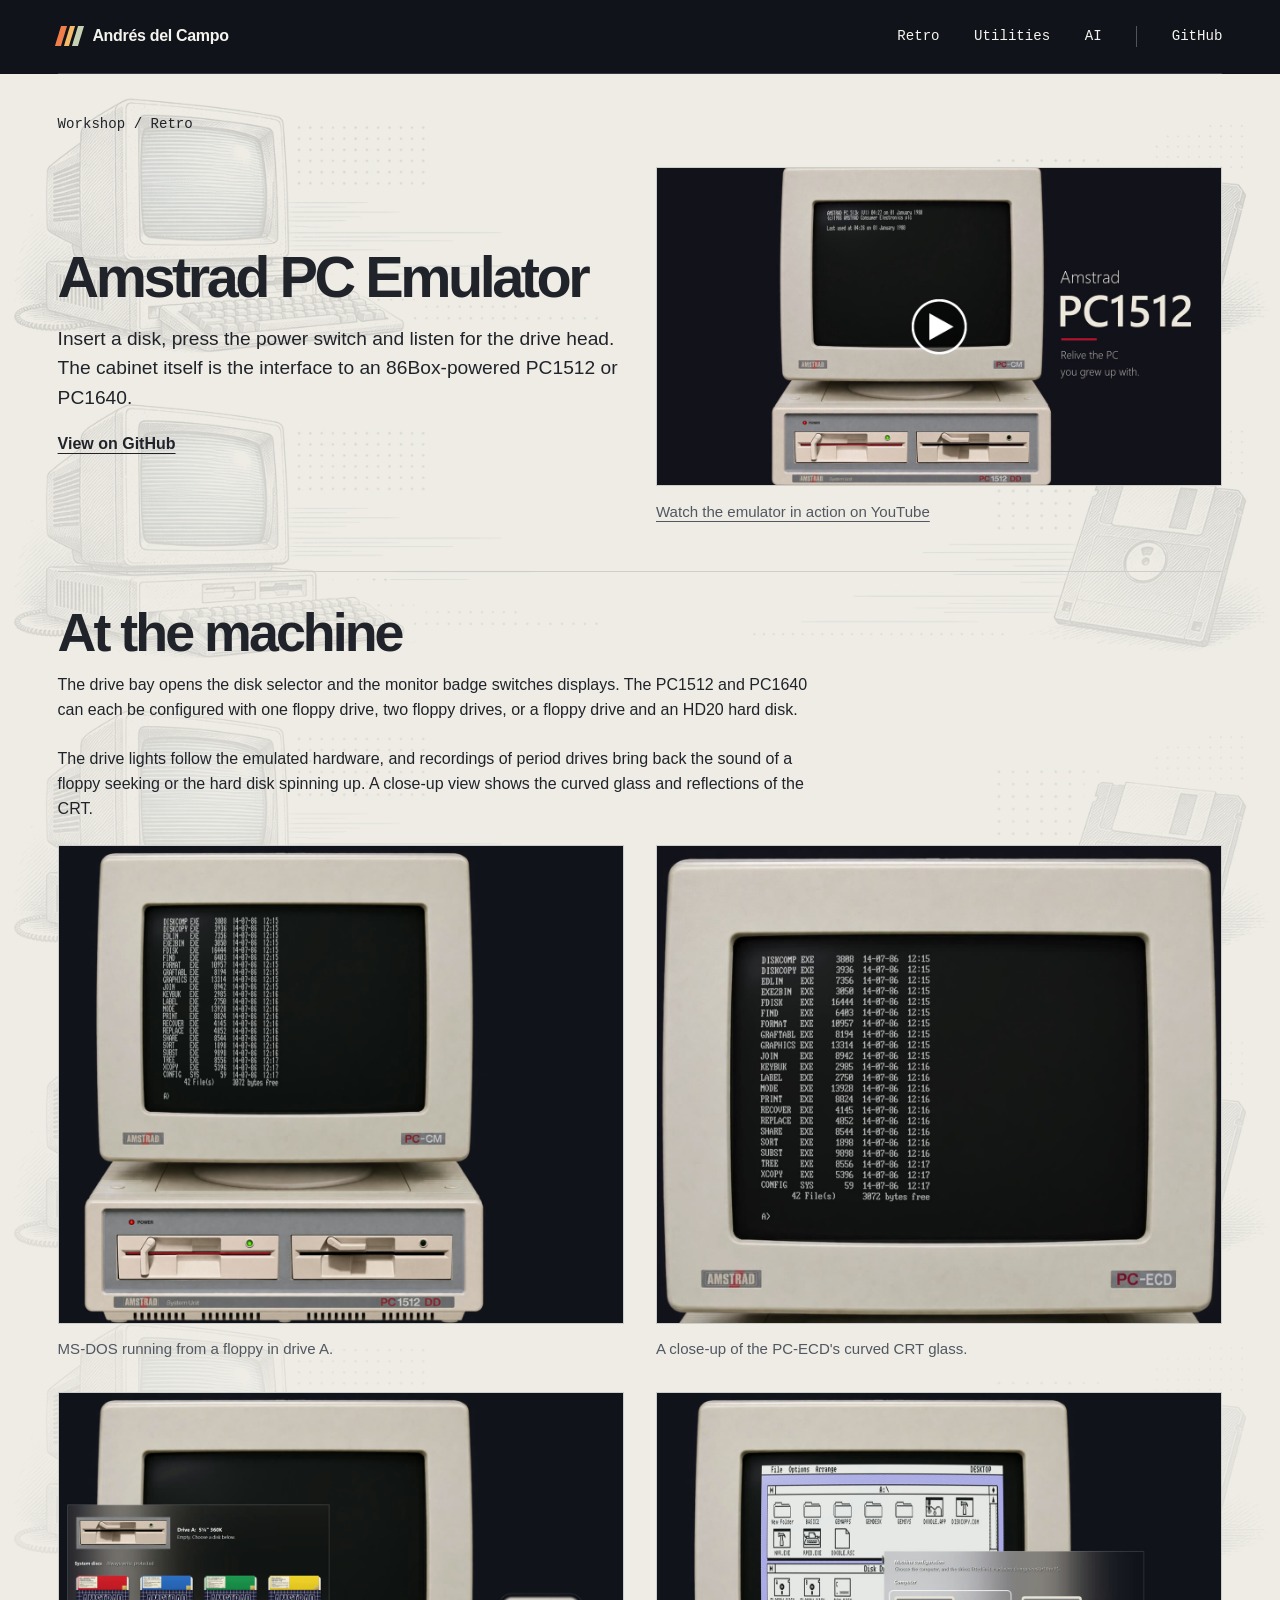
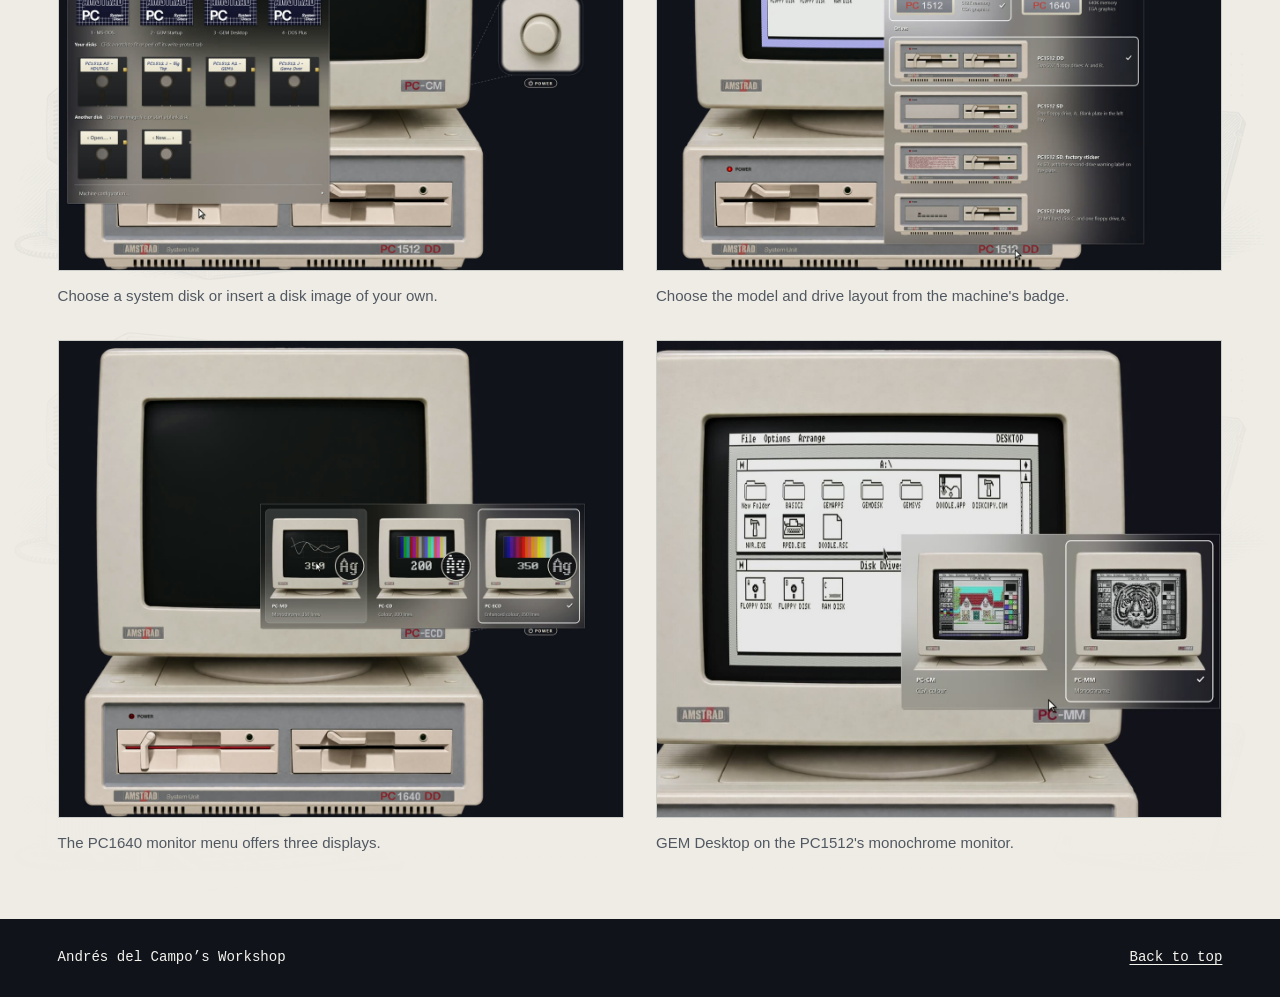
<file: amstrad.html>
<!doctype html>
<html lang="en">
<head>
  <meta charset="utf-8">
  <meta name="viewport" content="width=device-width, initial-scale=1">
  <meta name="description" content="Revisit the Amstrad PC1512 and PC1640 through a cabinet interface built around 86Box.">
  <meta name="theme-color" content="#10131a">
  <title>Amstrad PC Emulator · Andrés del Campo</title>
  <link rel="stylesheet" href="workshop.css">
</head>
<body>
  <a class="skip" href="#main">Skip to content</a>
  <header><div class="wrap top"><a class="brand" href="index.html"><span class="mark" aria-hidden="true"><i></i><i></i><i></i></span>Andrés del Campo</a>
    <nav aria-label="Main navigation"><a href="index.html#retro">Retro</a><a href="index.html#utilities">Utilities</a><a href="index.html#ai">AI</a><a class="github" href="https://github.com/andresdelcampo">GitHub</a></nav>
  </div></header>
  <main id="main" class="watermarked watermark-retro"><div class="wrap detail"><a class="back" href="index.html#retro">Workshop / Retro</a>
  <section class="detail-intro"><div><h1>Amstrad PC Emulator</h1><p class="lead">Insert a disk, press the power switch and listen for the drive head. The cabinet itself is the interface to an 86Box-powered PC1512 or PC1640.</p><a class="action" href="https://github.com/andresdelcampo/AmstradPCEmu">View on GitHub</a></div>
  <figure><a href="https://www.youtube.com/watch?v=LJkakRkrZ3I"><img src="assets/amstrad-video.jpg" alt="Watch the Amstrad PC Emulator demonstration on YouTube"></a><figcaption><a href="https://www.youtube.com/watch?v=LJkakRkrZ3I">Watch the emulator in action on YouTube</a></figcaption></figure></section>
  <section class="gallery"><h2>At the machine</h2><p>The drive bay opens the disk selector and the monitor badge switches displays. The PC1512 and PC1640 can each be configured with one floppy drive, two floppy drives, or a floppy drive and an HD20 hard disk.</p>
  <p>The drive lights follow the emulated hardware, and recordings of period drives bring back the sound of a floppy seeking or the hard disk spinning up. A close-up view shows the curved glass and reflections of the CRT.</p>
  <div class="pair">
    <figure>
      <a href="assets/amstrad-dos.jpg"><img src="assets/amstrad-dos.jpg" alt="MS-DOS directory listing on the Amstrad with drive A's light on" width="1280" height="1080" loading="lazy"></a>
      <figcaption>MS-DOS running from a floppy in drive A.</figcaption>
    </figure>
    <figure>
      <a href="assets/amstrad-zoom.jpg"><img src="assets/amstrad-zoom.jpg" alt="Close-up of glowing DOS text behind the curved glass of the PC-ECD monitor" width="1280" height="1080" loading="lazy"></a>
      <figcaption>A close-up of the PC-ECD's curved CRT glass.</figcaption>
    </figure>
    <figure>
      <a href="assets/amstrad-disks.jpg"><img src="assets/amstrad-disks.jpg" alt="Disk selection menu at the Amstrad drive bay" width="1280" height="1080" loading="lazy"></a>
      <figcaption>Choose a system disk or insert a disk image of your own.</figcaption>
    </figure>
    <figure>
      <a href="assets/amstrad-config.jpg"><img src="assets/amstrad-config.jpg" alt="Machine menu with PC1512 and PC1640 options and three drive layouts" width="1280" height="1080" loading="lazy"></a>
      <figcaption>Choose the model and drive layout from the machine's badge.</figcaption>
    </figure>
    <figure>
      <a href="assets/amstrad-monitor.jpg"><img src="assets/amstrad-monitor.jpg" alt="PC1640 monitor menu showing PC-MD, PC-CD, and PC-ECD options" width="1280" height="1080" loading="lazy"></a>
      <figcaption>The PC1640 monitor menu offers three displays.</figcaption>
    </figure>
    <figure>
      <a href="assets/amstrad-gem.jpg"><img src="assets/amstrad-gem.jpg" alt="GEM Desktop on the PC1512 with its monochrome monitor selected" width="1280" height="1080" loading="lazy"></a>
      <figcaption>GEM Desktop on the PC1512's monochrome monitor.</figcaption>
    </figure>
  </div></section></div></main>
  <footer><div class="wrap end"><span>Andrés del Campo’s Workshop</span><a href="#main">Back to top</a></div></footer>
</body>
</html>
</file>
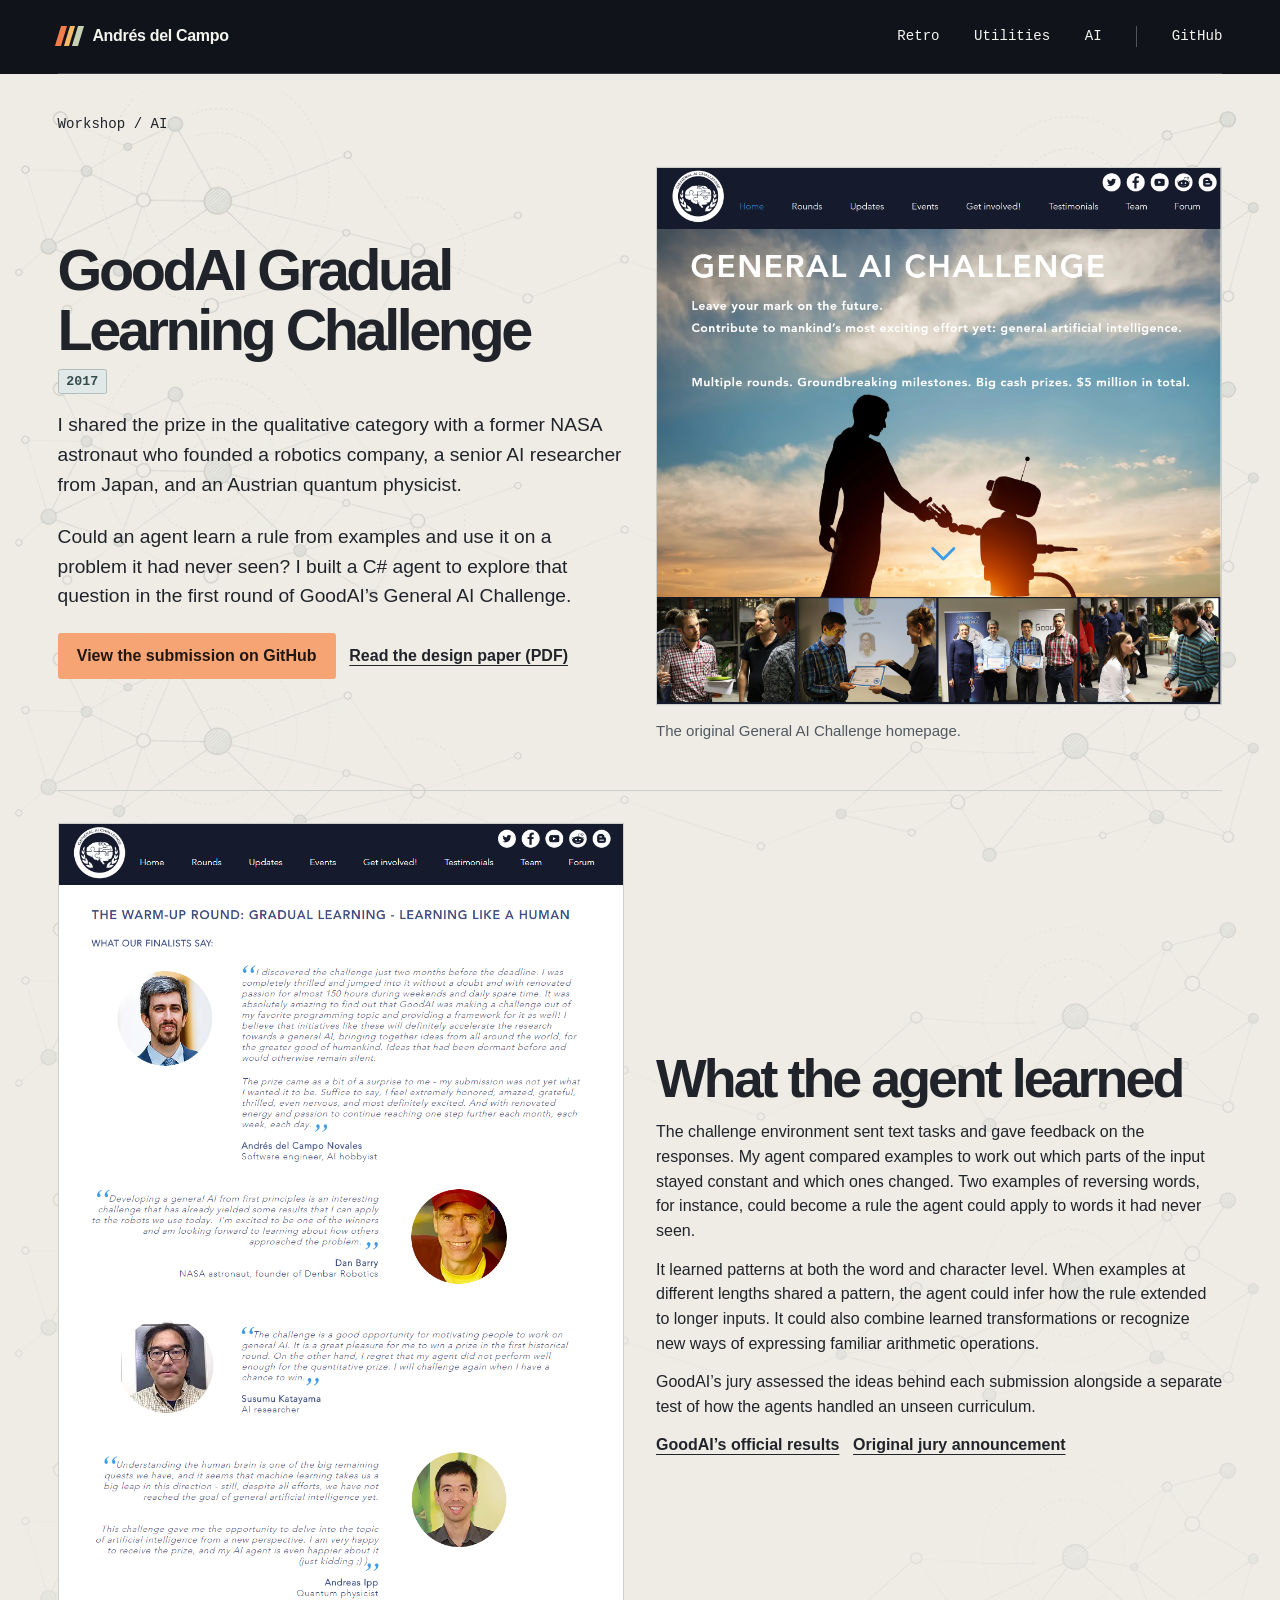
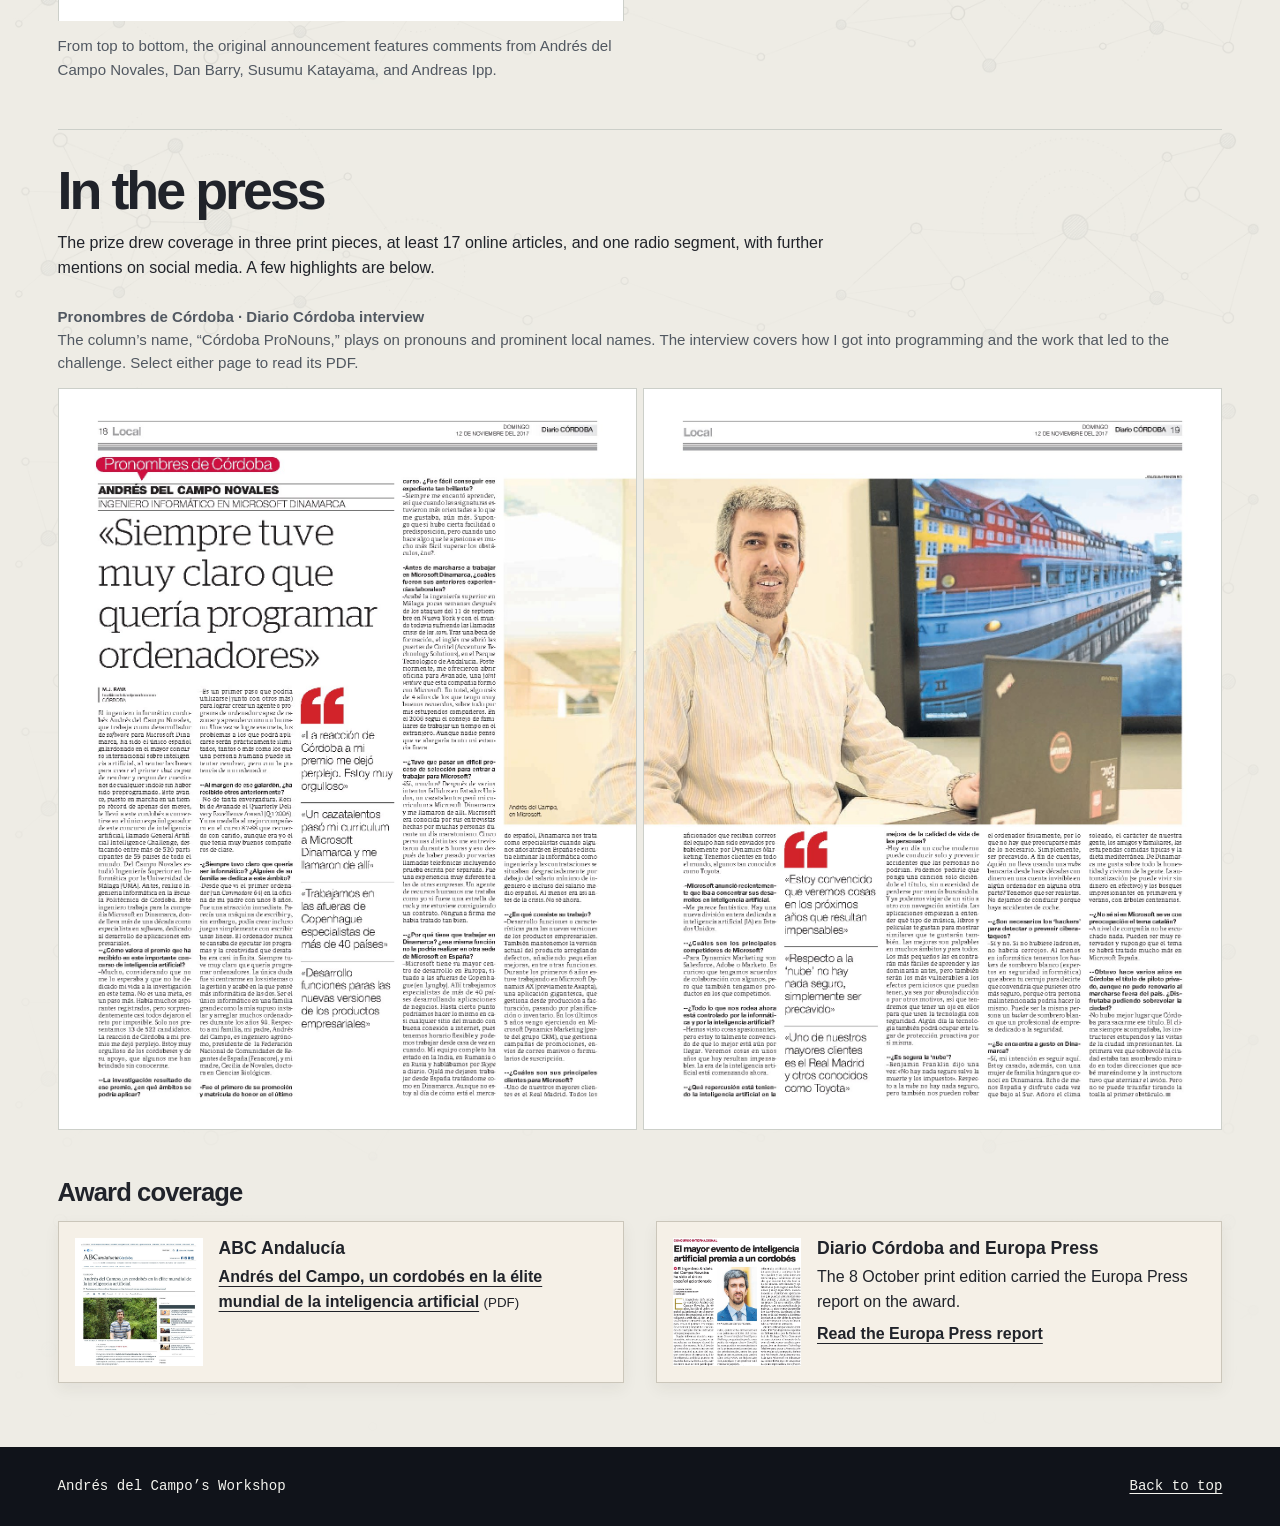
<file: goodai.html>
<!doctype html>
<html lang="en">
<head>
  <meta charset="utf-8">
  <meta name="viewport" content="width=device-width, initial-scale=1">
  <meta name="description" content="Andrés del Campo’s C# agent for GoodAI’s 2017 Gradual Learning round, with the original submission, award results, and press coverage.">
  <meta name="theme-color" content="#10131a">
  <title>GoodAI Gradual Learning Challenge · Andrés del Campo</title>
  <link rel="stylesheet" href="workshop.css">
</head>
<body>
  <a class="skip" href="#main">Skip to content</a>
  <header><div class="wrap top">
    <a class="brand" href="index.html"><span class="mark" aria-hidden="true"><i></i><i></i><i></i></span>Andrés del Campo</a>
    <nav aria-label="Main navigation"><a href="index.html#retro">Retro</a><a href="index.html#utilities">Utilities</a><a href="index.html#ai">AI</a><a class="github" href="https://github.com/andresdelcampo">GitHub</a></nav>
  </div></header>
  <main id="main" class="watermarked watermark-ai"><div class="wrap detail">
    <a class="back" href="index.html#ai">Workshop / AI</a>
    <section class="detail-intro">
      <div>
        <div class="project-title"><h1>GoodAI Gradual Learning Challenge</h1><time class="status year" datetime="2017">2017</time></div>
        <p class="lead">I shared the prize in the qualitative category with a former NASA astronaut who founded a robotics company, a senior AI researcher from Japan, and an Austrian quantum physicist.</p>
        <p class="lead">Could an agent learn a rule from examples and use it on a problem it had never seen? I built a C# agent to explore that question in the first round of GoodAI’s General AI Challenge.</p>
        <div class="project-links">
          <a class="button" href="https://github.com/andresdelcampo/aichallenge1">View the submission on GitHub</a>
          <a class="action" href="assets/goodai-submission.pdf">Read the design paper (PDF)</a>
        </div>
      </div>
      <figure>
        <a href="assets/goodai-challenge-home.png"><img src="assets/goodai-challenge-home.png" alt="The original General AI Challenge homepage" width="1974" height="1876"></a>
        <figcaption>The original General AI Challenge homepage.</figcaption>
      </figure>
    </section>
    <section class="gallery detail-intro goodai-results" aria-labelledby="goodai-results">
      <div class="feature-description">
        <h2 id="goodai-results">What the agent learned</h2>
        <p>The challenge environment sent text tasks and gave feedback on the responses. My agent compared examples to work out which parts of the input stayed constant and which ones changed. Two examples of reversing words, for instance, could become a rule the agent could apply to words it had never seen.</p>
        <p>It learned patterns at both the word and character level. When examples at different lengths shared a pattern, the agent could infer how the rule extended to longer inputs. It could also combine learned transformations or recognize new ways of expressing familiar arithmetic operations.</p>
        <p>GoodAI’s jury assessed the ideas behind each submission alongside a separate test of how the agents handled an unseen curriculum.</p>
        <div class="project-links press-links">
          <a class="action" href="https://www.goodai.com/research/ai-challenge/round-results/">GoodAI’s official results</a>
          <a class="action" href="https://blog.marekrosa.org/2017/09/results-and-evaluation-for-gradual_30/">Original jury announcement</a>
        </div>
      </div>
      <figure>
        <a class="finalists-preview" href="assets/goodai-finalists.png" aria-label="View the full archived results screenshot"><img src="assets/goodai-finalists.png" alt="The original results page with portraits and comments from all four finalists" width="1001" height="2154" loading="lazy"></a>
        <figcaption>From top to bottom, the original announcement features comments from Andrés del Campo Novales, Dan Barry, Susumu Katayama, and Andreas Ipp.</figcaption>
      </figure>
    </section>
    <section class="gallery" aria-labelledby="goodai-press">
      <h2 id="goodai-press">In the press</h2>
      <p>The prize drew coverage in three print pieces, at least 17 online articles, and one radio segment, with further mentions on social media. A few highlights are below.</p>
      <figure class="interview">
        <figcaption><strong>Pronombres de Córdoba · Diario Córdoba interview</strong><br>The column’s name, “Córdoba ProNouns,” plays on pronouns and prominent local names. The interview covers how I got into programming and the work that led to the challenge. Select either page to read its PDF.</figcaption>
        <div class="interview-spread">
          <a href="assets/goodai-interview-page-1.pdf" aria-label="Read page 1 of the Diario Córdoba interview (PDF)"><img src="assets/goodai-interview-page-1.jpg" alt="First page of the Diario Córdoba interview with Andrés del Campo" width="1308" height="1675" loading="lazy"></a>
          <a href="assets/goodai-interview-page-2.pdf" aria-label="Read page 2 of the Diario Córdoba interview (PDF)"><img src="assets/goodai-interview-page-2.jpg" alt="Second page of the Diario Córdoba interview with Andrés del Campo" width="1308" height="1675" loading="lazy"></a>
        </div>
      </figure>
      <h3>Award coverage</h3>
      <div class="pair press-roundup">
        <article class="feature press-card">
          <a href="assets/goodai-abc-coverage.pdf" aria-label="Read the archived ABC Andalucía article (PDF)"><img src="assets/goodai-abc-preview.jpg" alt="Headline and portrait from ABC Andalucía's Córdoba edition" width="808" height="1045" loading="lazy"></a>
          <div>
            <h4>ABC Andalucía</h4>
            <p><a class="action" href="assets/goodai-abc-coverage.pdf" lang="es">Andrés del Campo, un cordobés en la élite mundial de la inteligencia artificial</a> <small>(PDF)</small></p>
          </div>
        </article>
        <article class="feature press-card">
          <a href="assets/goodai-diario-cordoba-award.jpg" aria-label="Enlarge the Diario Córdoba clipping"><img src="assets/goodai-diario-cordoba-award.jpg" alt="Diario Córdoba's award headline and portrait of Andrés del Campo" width="825" height="884" loading="lazy"></a>
          <div>
            <h4>Diario Córdoba and Europa Press</h4>
            <p>The 8 October print edition carried the Europa Press report on the award.</p>
            <a class="action" href="https://www.europapress.es/andalucia/noticia-cordobes-andres-campo-novales-unico-espanol-galardonado-mayor-concurso-inteligencia-artificial-20171007100134.html">Read the Europa Press report</a>
          </div>
        </article>
      </div>
    </section>
  </div></main>
  <footer><div class="wrap end"><span>Andrés del Campo’s Workshop</span><a href="#main">Back to top</a></div></footer>
</body>
</html>
</file>
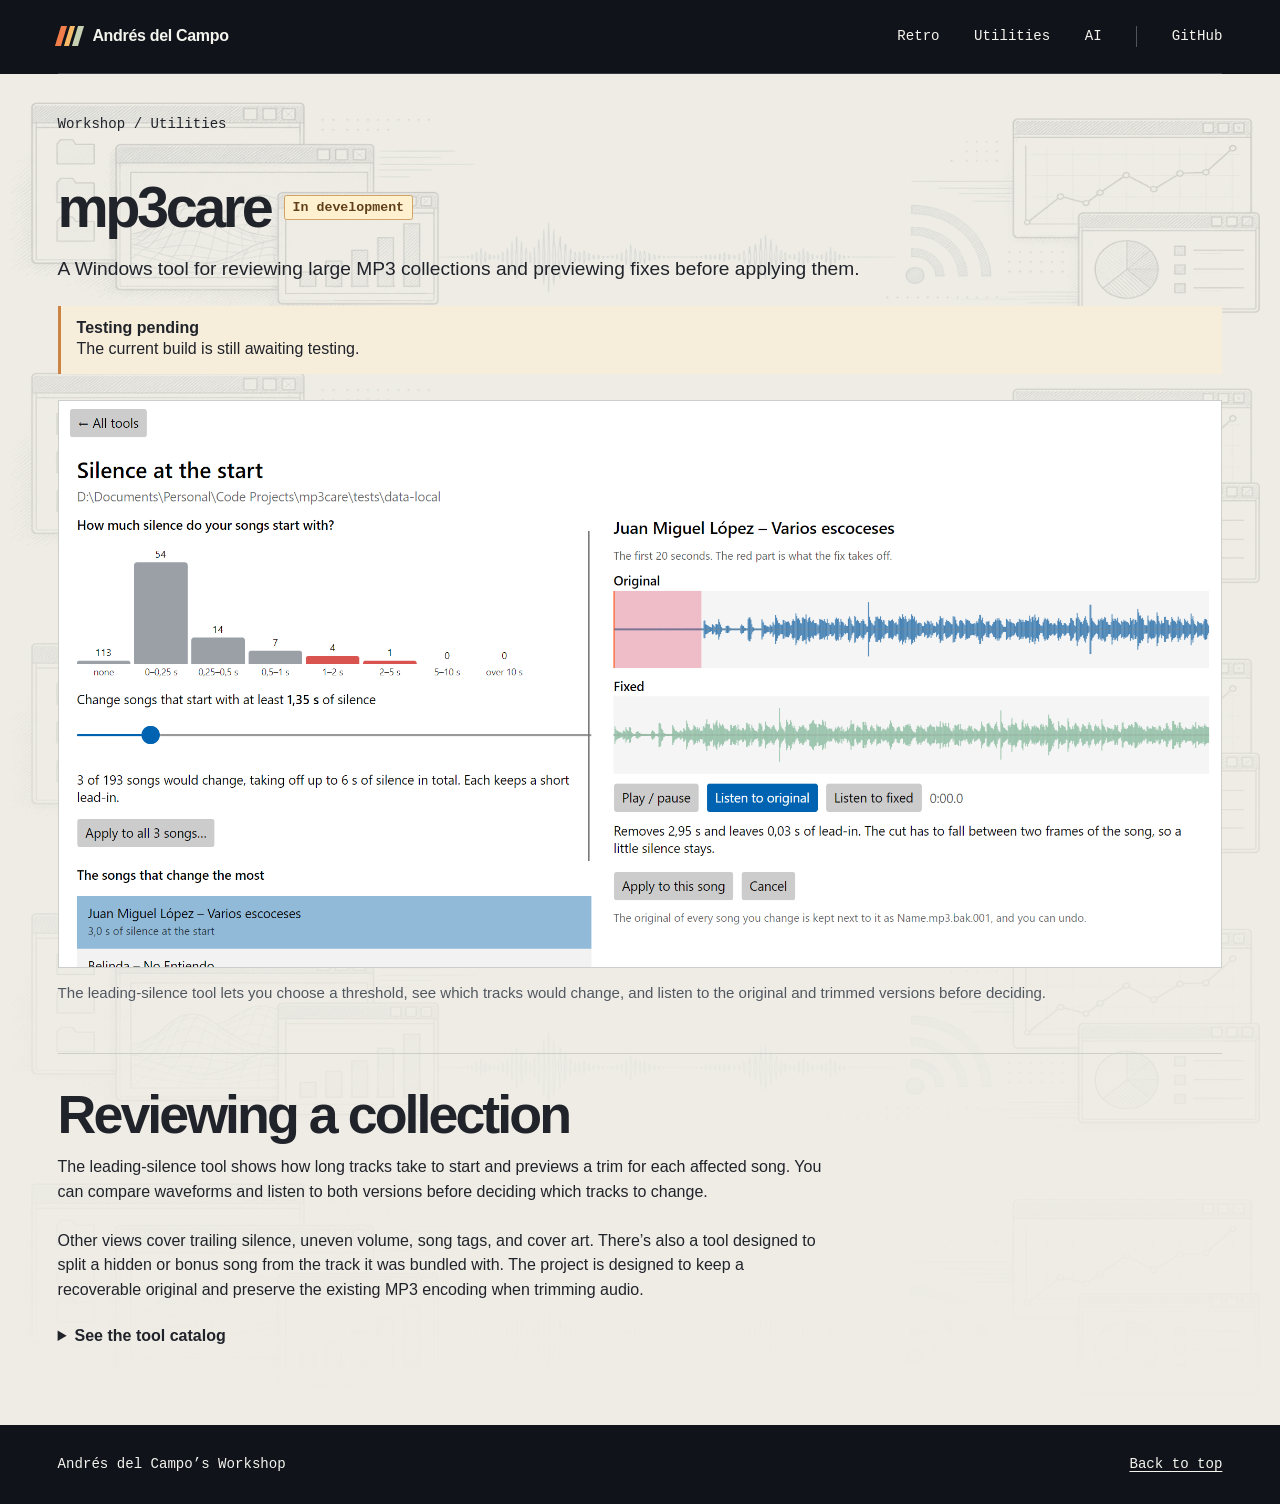
<file: mp3care.html>
<!doctype html>
<html lang="en">
<head>
  <meta charset="utf-8">
  <meta name="viewport" content="width=device-width, initial-scale=1">
  <meta name="description" content="mp3care is a Windows project in development for reviewing and cleaning up large MP3 collections.">
  <meta name="theme-color" content="#10131a">
  <title>mp3care · Andrés del Campo</title>
  <link rel="stylesheet" href="workshop.css">
</head>
<body>
  <a class="skip" href="#main">Skip to content</a>
  <header><div class="wrap top">
    <a class="brand" href="index.html"><span class="mark" aria-hidden="true"><i></i><i></i><i></i></span>Andrés del Campo</a>
    <nav aria-label="Main navigation"><a href="index.html#retro">Retro</a><a href="index.html#utilities">Utilities</a><a href="index.html#ai">AI</a><a class="github" href="https://github.com/andresdelcampo">GitHub</a></nav>
  </div></header>
  <main id="main" class="watermarked watermark-utilities"><div class="wrap detail">
    <a class="back" href="index.html#utilities">Workshop / Utilities</a>
    <section>
      <div class="project-title"><h1>mp3care</h1><span class="status">In development</span></div>
      <p class="lead">A Windows tool for reviewing large MP3 collections and previewing fixes before applying them.</p>
      <aside class="notice"><strong>Testing pending</strong><p>The current build is still awaiting testing.</p></aside>
      <figure class="tool-preview">
        <a href="assets/mp3care-silence-tool.png"><img src="assets/mp3care-silence-tool.png" alt="The Silence at the start tool shows a distribution of lead-in lengths and compares the original and trimmed waveforms" width="2213" height="1077"></a>
        <figcaption>The leading-silence tool lets you choose a threshold, see which tracks would change, and listen to the original and trimmed versions before deciding.</figcaption>
      </figure>
    </section>
    <section class="gallery">
      <h2>Reviewing a collection</h2>
      <p>The leading-silence tool shows how long tracks take to start and previews a trim for each affected song. You can compare waveforms and listen to both versions before deciding which tracks to change.</p>
      <p>Other views cover trailing silence, uneven volume, song tags, and cover art. There’s also a tool designed to split a hidden or bonus song from the track it was bundled with. The project is designed to keep a recoverable original and preserve the existing MP3 encoding when trimming audio.</p>
      <details class="catalog-preview">
        <summary>See the tool catalog</summary>
        <figure>
          <a href="assets/mp3care-catalog.png"><img src="assets/mp3care-catalog.png" alt="mp3care's catalog of tools for reviewing an MP3 collection" width="1806" height="911" loading="lazy"></a>
        </figure>
      </details>
    </section>
  </div></main>
  <footer><div class="wrap end"><span>Andrés del Campo’s Workshop</span><a href="#main">Back to top</a></div></footer>
</body>
</html>
</file>
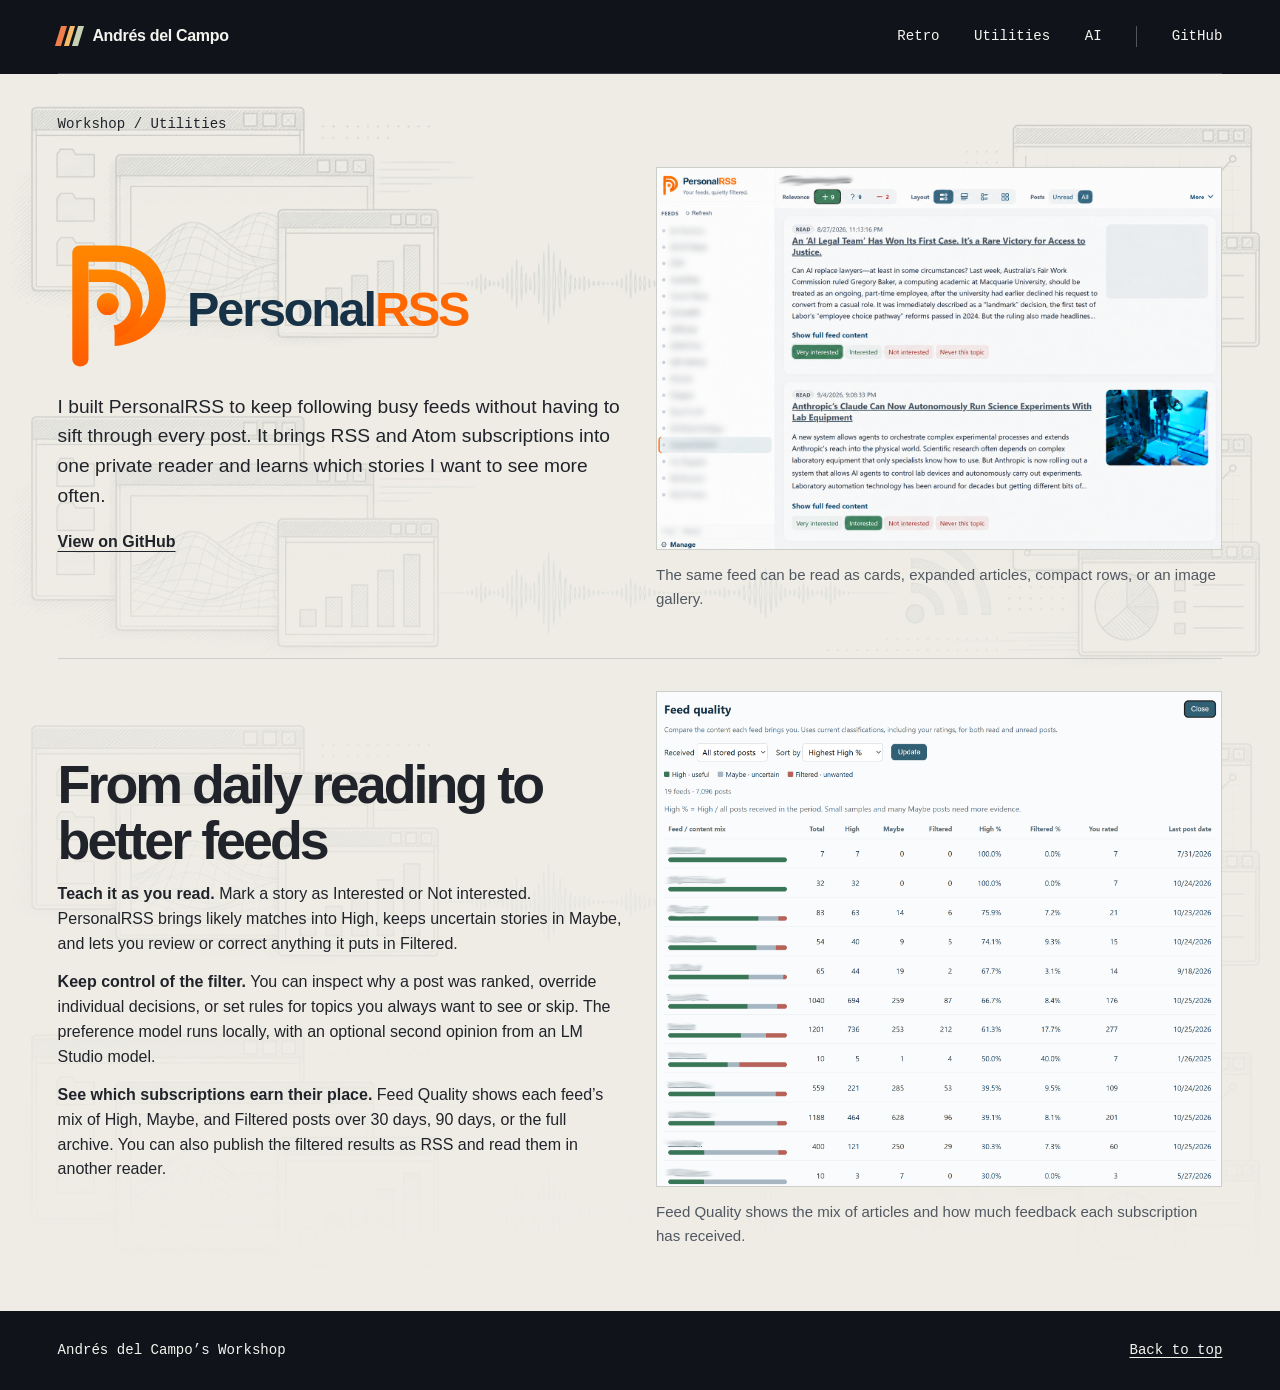
<file: personalrss.html>
<!doctype html>
<html lang="en">
<head>
  <meta charset="utf-8">
  <meta name="viewport" content="width=device-width, initial-scale=1">
  <meta name="description" content="PersonalRSS is a private RSS and Atom reader that learns what you want to read and helps you review your subscriptions.">
  <meta name="theme-color" content="#10131a">
  <title>PersonalRSS · Andrés del Campo</title>
  <link rel="stylesheet" href="workshop.css">
</head>
<body>
  <a class="skip" href="#main">Skip to content</a>
  <header><div class="wrap top">
    <a class="brand" href="index.html"><span class="mark" aria-hidden="true"><i></i><i></i><i></i></span>Andrés del Campo</a>
    <nav aria-label="Main navigation"><a href="index.html#retro">Retro</a><a href="index.html#utilities">Utilities</a><a href="index.html#ai">AI</a><a class="github" href="https://github.com/andresdelcampo">GitHub</a></nav>
  </div></header>
  <main id="main" class="watermarked watermark-utilities"><div class="wrap detail">
    <a class="back" href="index.html#utilities">Workshop / Utilities</a>
    <section class="detail-intro">
      <div>
        <h1><img class="project-wordmark" src="assets/personalrss-wordmark.svg" alt="PersonalRSS" width="900" height="260"></h1>
        <p class="lead">I built PersonalRSS to keep following busy feeds without having to sift through every post. It brings RSS and Atom subscriptions into one private reader and learns which stories I want to see more often.</p>
        <a class="action" href="https://github.com/andresdelcampo/PersonalRSS">View on GitHub</a>
      </div>
      <figure>
        <a href="assets/personalrss.png"><img src="assets/personalrss.png" alt="PersonalRSS reading view with the subscription list blurred" width="1526" height="1030"></a>
        <figcaption>The same feed can be read as cards, expanded articles, compact rows, or an image gallery.</figcaption>
      </figure>
    </section>
    <section class="gallery detail-intro" aria-labelledby="personalrss-filtering">
      <div class="feature-description">
        <h2 id="personalrss-filtering">From daily reading to better feeds</h2>
        <p><strong>Teach it as you read.</strong> Mark a story as Interested or Not interested. PersonalRSS brings likely matches into High, keeps uncertain stories in Maybe, and lets you review or correct anything it puts in Filtered.</p>
        <p><strong>Keep control of the filter.</strong> You can inspect why a post was ranked, override individual decisions, or set rules for topics you always want to see or skip. The preference model runs locally, with an optional second opinion from an LM Studio model.</p>
        <p><strong>See which subscriptions earn their place.</strong> Feed Quality shows each feed’s mix of High, Maybe, and Filtered posts over 30 days, 90 days, or the full archive. You can also publish the filtered results as RSS and read them in another reader.</p>
      </div>
      <figure>
        <a href="assets/personalrss-feed-quality.png"><img src="assets/personalrss-feed-quality.png" alt="Feed Quality report comparing useful, uncertain, and filtered articles by subscription" width="1902" height="1664" loading="lazy"></a>
        <figcaption>Feed Quality shows the mix of articles and how much feedback each subscription has received.</figcaption>
      </figure>
    </section>
  </div></main>
  <footer><div class="wrap end"><span>Andrés del Campo’s Workshop</span><a href="#main">Back to top</a></div></footer>
</body>
</html>
</file>
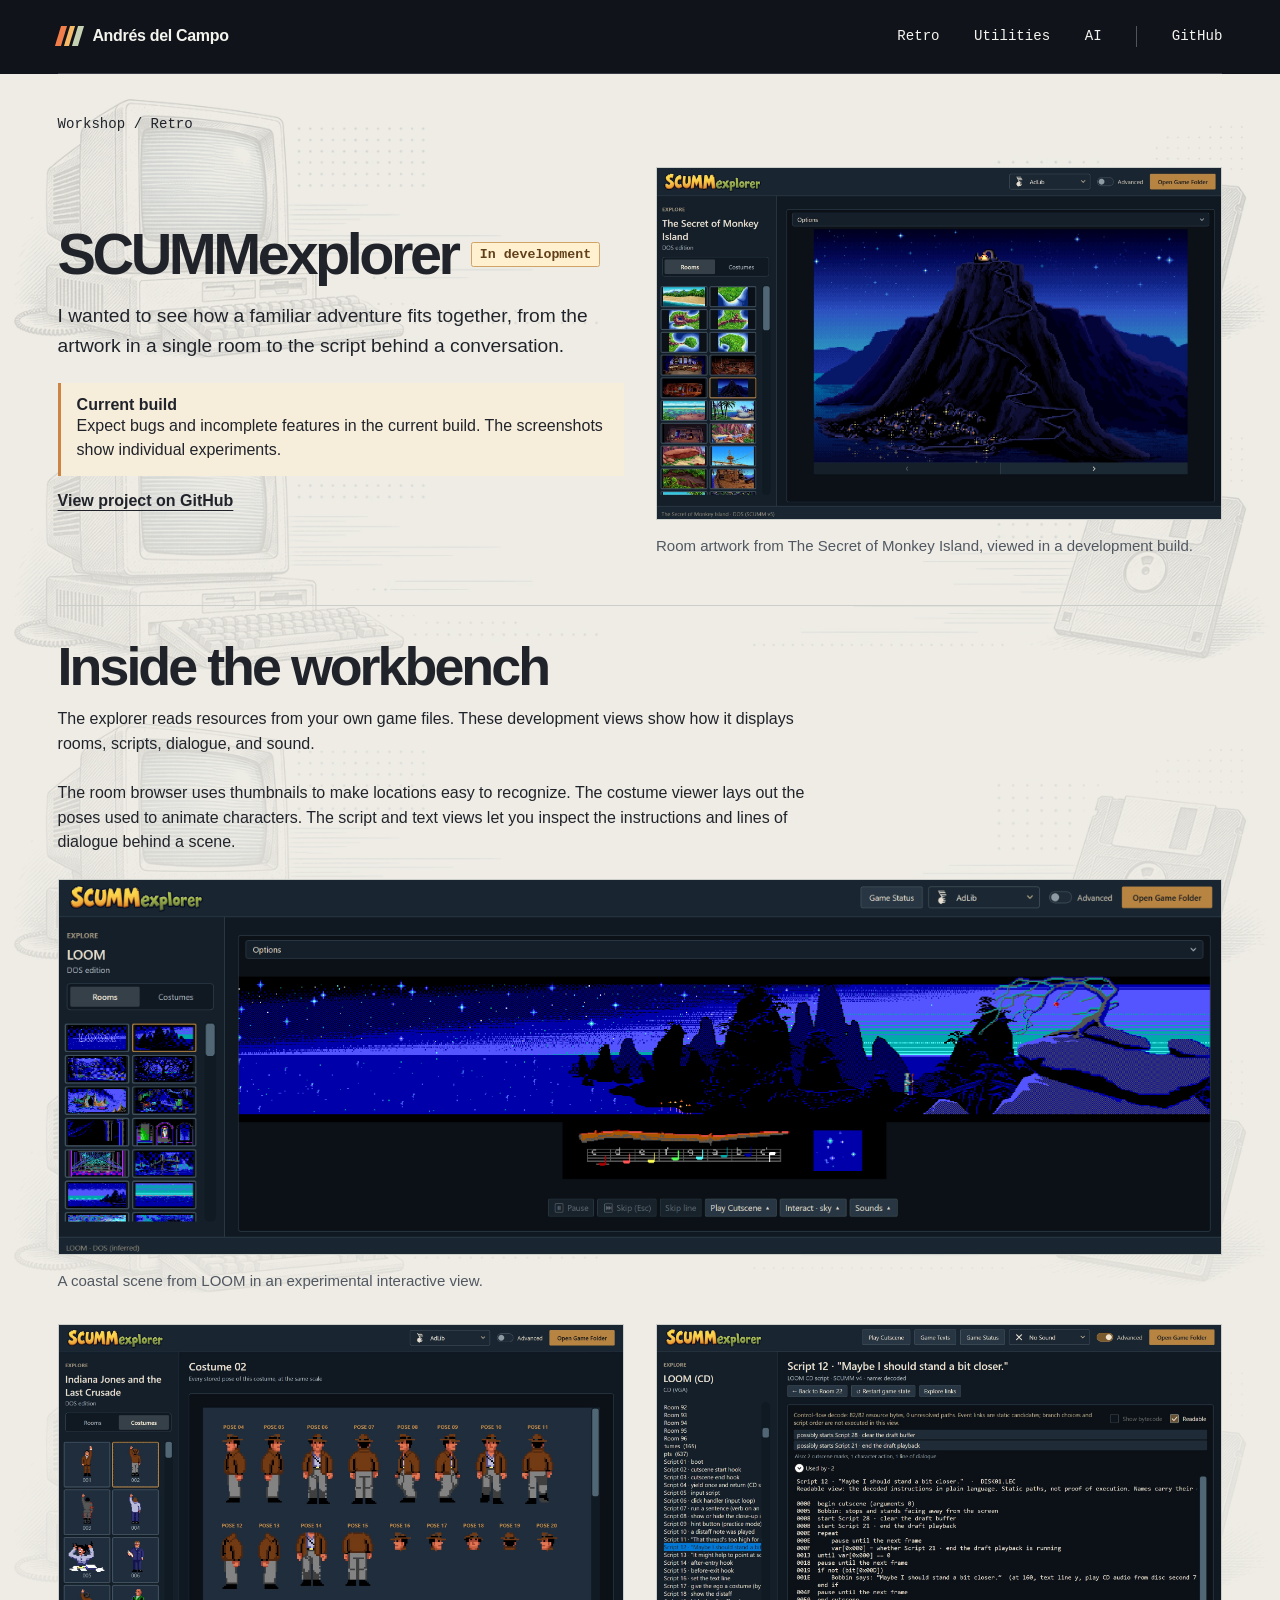
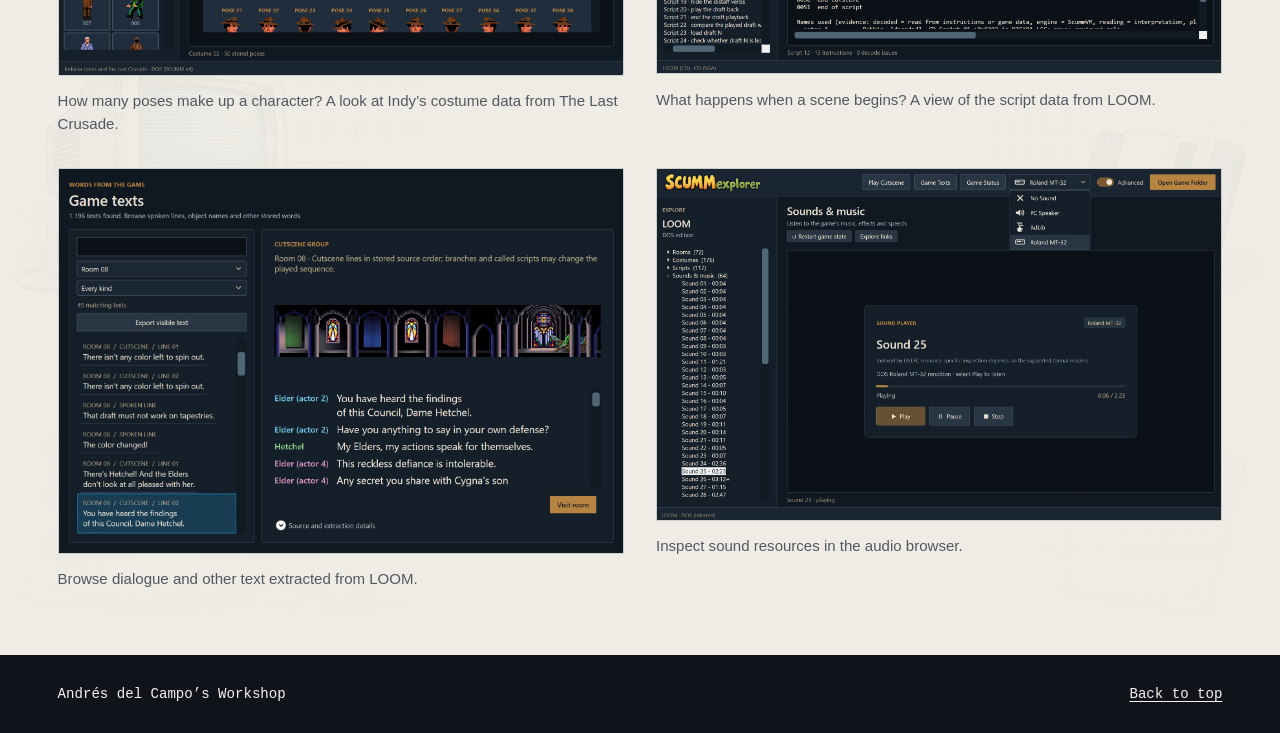
<file: scummexplorer.html>
<!doctype html>
<html lang="en">
<head>
  <meta charset="utf-8">
  <meta name="viewport" content="width=device-width, initial-scale=1">
  <meta name="description" content="An experimental browser for SCUMM game resources, currently in development with known bugs.">
  <meta name="theme-color" content="#10131a">
  <title>SCUMMexplorer · Andrés del Campo</title>
  <link rel="stylesheet" href="workshop.css">
</head>
<body>
  <a class="skip" href="#main">Skip to content</a>
  <header><div class="wrap top"><a class="brand" href="index.html"><span class="mark" aria-hidden="true"><i></i><i></i><i></i></span>Andrés del Campo</a>
    <nav aria-label="Main navigation"><a href="index.html#retro">Retro</a><a href="index.html#utilities">Utilities</a><a href="index.html#ai">AI</a><a class="github" href="https://github.com/andresdelcampo">GitHub</a></nav>
  </div></header>
  <main id="main" class="watermarked watermark-retro"><div class="wrap detail"><a class="back" href="index.html#retro">Workshop / Retro</a>
  <section class="detail-intro"><div><div class="project-title"><h1>SCUMMexplorer</h1><span class="status">In development</span></div><p class="lead">I wanted to see how a familiar adventure fits together, from the artwork in a single room to the script behind a conversation.</p>
  <aside class="notice"><strong>Current build</strong><p>Expect bugs and incomplete features in the current build. The screenshots show individual experiments.</p></aside>
  <a class="action" href="https://github.com/andresdelcampo/SCUMMexplorer">View project on GitHub</a></div>
  <figure><a href="assets/scumm-rooms.jpg"><img src="assets/scumm-rooms.jpg" alt="Monkey Island room browser in a development build" loading="lazy"></a><figcaption>Room artwork from The Secret of Monkey Island, viewed in a development build.</figcaption></figure></section>
  <section class="gallery"><h2>Inside the workbench</h2><p>The explorer reads resources from your own game files. These development views show how it displays rooms, scripts, dialogue, and sound.</p>
  <p>The room browser uses thumbnails to make locations easy to recognize. The costume viewer lays out the poses used to animate characters. The script and text views let you inspect the instructions and lines of dialogue behind a scene.</p>
  <figure class="gallery-wide"><a href="assets/scumm-loom-scene.png"><img src="assets/scumm-loom-scene.png" alt="A wide coastal scene from LOOM, with Bobbin and the distaff visible" width="3027" height="973" loading="lazy"></a><figcaption>A coastal scene from LOOM in an experimental interactive view.</figcaption></figure>
  <div class="pair">
  <figure><a href="assets/scumm-costumes.jpg"><img src="assets/scumm-costumes.jpg" alt="Costume browser with Indiana Jones poses" loading="lazy"></a><figcaption>How many poses make up a character? A look at Indy’s costume data from The Last Crusade.</figcaption></figure>
  <figure><a href="assets/scumm-scripts.jpg"><img src="assets/scumm-scripts.jpg" alt="LOOM script data displayed in the script viewer" loading="lazy"></a><figcaption>What happens when a scene begins? A view of the script data from LOOM.</figcaption></figure>
  <figure><a href="assets/scumm-texts.jpg"><img src="assets/scumm-texts.jpg" alt="Game text displayed in the LOOM text browser" loading="lazy"></a><figcaption>Browse dialogue and other text extracted from LOOM.</figcaption></figure>
  <figure><a href="assets/scumm-audio.jpg"><img src="assets/scumm-audio.jpg" alt="Audio resource browser in SCUMMexplorer" loading="lazy"></a><figcaption>Inspect sound resources in the audio browser.</figcaption></figure>
  </div></section></div></main>
  <footer><div class="wrap end"><span>Andrés del Campo’s Workshop</span><a href="#main">Back to top</a></div></footer>
</body>
</html>
</file>
<file: workshop.css>
:root {
  color-scheme: light;
  --ink: #10131a;
  --text: #20232a;
  --paper: #eeece5;
  --surface: #f5f0e7;
  --accent: #f9905d;
  --line: #cccfc9;
  --mono: "IBM Plex Mono", Consolas, monospace;
  font-family: "Inter", "Segoe UI", sans-serif;
  color: var(--text);
  background: var(--paper);
}
* { box-sizing: border-box; }
body, figure, h1, h2, h3, p { margin: 0; }
a { color: inherit; text-underline-offset: .24em; }
a:hover { text-decoration: underline; }
a:focus-visible, audio:focus-visible { outline: 3px solid #dd682d; outline-offset: 4px; }
img { display: block; width: 100%; height: auto; }
.wrap { width: min(100% - clamp(2.5rem, 9vw, 9rem), 76rem); margin-inline: auto; }
.skip { position: absolute; left: 1rem; top: -6rem; z-index: 5; background: white; padding: .6rem; }
.skip:focus { top: 1rem; }
header, .hero, footer { background: var(--ink); color: #f4f4ee; }
.top, .end, .sectionhead, nav, .brand { display: flex; align-items: center; }
.top, .end { justify-content: space-between; }
.top { min-height: 4.6rem; border-bottom: 1px solid #373a43; gap: 1rem; }
.brand { gap: .75rem; text-decoration: none; font-weight: 680; letter-spacing: -.02em; }
.mark { display: inline-flex; gap: 3px; transform: skew(-17deg); }
.mark i { display: block; height: 1.25rem; width: .35rem; background: #f17d4a; }
.mark i:nth-child(2) { background: #f5b967; }
.mark i:last-child { background: #c5d1b2; }
nav { gap: clamp(.8rem, 2.7vw, 2.6rem); }
nav a, .end, .back, .intro-label, .spotlight-label { font: .88rem/1.5 var(--mono); }
nav a, .back { text-decoration: none; }
.github { border-left: 1px solid #51545b; padding-left: clamp(.8rem, 2.7vw, 2.6rem); }
.hero {
  background:
    linear-gradient(90deg, #0b1629b8 0%, #0b1629a3 43%, #0b162949 75%, #0b162969 100%),
    #111d36 url("assets/workshop-hero.jpg") center 30% / cover;
  border-bottom: 5px solid transparent;
  border-image: linear-gradient(to right,#ec7946 0 49%,#e9b664 49% 72%,#a5bba0 72% 88%,#798da8 88%) 1;
}
.hero-grid { display: grid; grid-template-columns: minmax(0, 1fr) minmax(0, 1fr); align-items: center; gap: clamp(1.5rem, 5vw, 4.5rem); padding-block: clamp(1.8rem, 3.1vw, 3.2rem); }
.intro-label { display: inline-block; margin-bottom: .8rem; border-left: 2px solid #83bcff; padding-left: .65rem; color: #b8dbff; }
.intro h1 { font-size: clamp(3.25rem, 6.6vw, 6.4rem); font-weight: 660; line-height: .94; letter-spacing: -.07em; }
.intro em { font: italic 1.04em/.98 Georgia, serif; letter-spacing: -.065em; }
.intro h1 span { color: var(--accent); }
.intro p { color: #d3deef; max-width: 29rem; margin: 1.15rem 0; font-size: 1.18rem; line-height: 1.55; }
.button { display: inline-block; border-radius: .2rem; background: #f6a473; padding: .85rem 1.2rem; color: #201713; font-weight: 650; text-decoration: none; }
.exhibit {
  width: min(100%, 29rem);
  justify-self: end;
  padding: clamp(.8rem, 1.8vw, 1.25rem);
  background: #101e34 linear-gradient(118deg,
    #19466826 8%, #4a728240 35%, #52659455 48%,
    #94b5df39 53%, #6c80ba26 58%, #1830471a 76%);
  border: 1px solid #75abed80;
  border-color: #9bc3eea6 #6e9acf80 #47638b8c #829fc486;
  border-radius: .55rem;
  box-shadow: inset 0 1px #c3dcfa30, 0 1.2rem 3.5rem #03081299;
}
.exhibit > a { display: block; width: min(77%, 18rem); margin: auto; overflow: hidden; border-radius: .2rem; }
.machine {
  width: 126%;
  /* Follow the cabinet edge so the screen and drive openings retain their original pixels. */
  clip-path: polygon(
    9.53% 1.48%, 8.44% 1.85%, 7.81% 2.41%, 7.34% 3.70%, 7.11% 7.41%, 6.88% 13.89%,
    6.56% 39.35%, 6.72% 50.93%, 7.03% 62.96%, 7.27% 64.81%, 7.97% 65.83%, 9.06% 66.67%,
    8.13% 68.52%, 6.02% 72.22%, 5.00% 74.07%, 4.53% 75.93%, 4.53% 95.37%, 4.69% 96.48%,
    5.16% 97.41%, 7.81% 97.69%, 8.13% 98.61%, 8.44% 99.26%, 9.61% 99.81%, 10.16% 100.00%,
    69.84% 100.00%, 70.31% 99.81%, 71.41% 99.26%, 71.64% 98.61%, 71.88% 97.69%, 74.53% 97.41%,
    75.00% 96.48%, 75.16% 95.37%, 75.16% 75.93%, 74.69% 74.07%, 73.83% 72.22%, 71.80% 68.52%,
    70.86% 66.67%, 71.72% 65.83%, 72.50% 64.81%, 72.81% 62.96%, 73.20% 50.93%, 73.36% 39.35%,
    73.05% 13.89%, 72.81% 7.41%, 72.66% 3.70%, 72.19% 2.41%, 71.41% 1.85%, 70.31% 1.48%
  );
}
.exhibit figcaption { margin-top: .65rem; padding-top: .65rem; border-top: 1px solid #9acbfa40; }
.exhibit h2 { margin: .25rem 0 .45rem; font-size: clamp(1.55rem, 2.8vw, 2.35rem); }
.exhibit figcaption p { margin-bottom: .55rem; color: #d3deef; }
.spotlight-label { color: #f6a473; }
.collection { padding-block: clamp(3rem, 5vw, 5.4rem); }
.watermarked { position: relative; isolation: isolate; background-color: var(--paper); }
.watermarked::before {
  content: "";
  position: absolute;
  z-index: -1;
  inset: 0;
  max-width: 110rem;
  margin-inline: auto;
  pointer-events: none;
  background: var(--watermark) var(--watermark-position, center) top / max(100%, 58rem) auto no-repeat round;
  mix-blend-mode: multiply;
  opacity: .36;
  mask-image: linear-gradient(to bottom, rgb(0 0 0 / var(--watermark-start, 75%)), transparent);
}
.watermark-retro { --watermark: url("assets/watermark-retro.webp"); }
.watermark-utilities { --watermark: url("assets/watermark-utilities.webp"); }
.watermark-ai { --watermark: url("assets/watermark-ai.webp"); }
main.watermarked { --watermark-start: 50%; }
.sectionhead { align-items: baseline; justify-content: space-between; gap: 1rem 2rem; margin-bottom: 1.7rem; }
h2 { font-size: clamp(2.4rem, 4.2vw, 4rem); font-weight: 620; line-height: 1.05; letter-spacing: -.055em; }
.sectionhead p { max-width: 36rem; color: #525961; text-align: right; }
p, figcaption { line-height: 1.55; }
.pair, .wide-feature, .detail-intro { display: grid; grid-template-columns: repeat(2,minmax(0,1fr)); gap: clamp(1rem, 2.5vw, 2.25rem); }
.feature { border: 1px solid #cbc6ba; background: var(--surface); min-width: 0; box-shadow: 0 .35rem .9rem #372d2010; }
.picture { display: block; height: clamp(12rem, 21vw, 18.5rem); overflow: hidden; background: #13171a; }
.picture img { height: 100%; object-fit: cover; object-position: center 35%; }
.amstrad-picture img { object-position: center top; }
.waveform-picture {
  display: grid;
  grid-template-rows: auto minmax(3.5rem, 6rem) auto;
  align-content: center;
  gap: .65rem;
  padding: 1.25rem clamp(1.2rem, 3vw, 2.6rem);
  background: #203830;
  color: #e9f1e5;
  font: .86rem/1.4 var(--mono);
  text-decoration: none;
}
.waveform-device { font-size: 1rem; font-weight: 650; }
.waveform-trace {
  background: linear-gradient(#c5e7ad, #92c788);
  clip-path: polygon(
    0% 48%, 1.3% 46%, 2.5% 46%, 3.8% 45%, 5.1% 47%, 6.3% 45%, 7.6% 46%, 8.9% 43%, 10.1% 45%, 11.4% 15%,
    12.7% 16%, 13.9% 11%, 15.2% 12%, 16.5% 7%, 17.7% 10%, 19% 5%, 20.3% 12%, 21.5% 8%, 22.8% 16%, 24.1% 8%,
    25.3% 12%, 26.6% 15%, 27.8% 13%, 29.1% 14%, 30.4% 15%, 31.6% 17%, 32.9% 20%, 34.2% 20%, 35.4% 13%, 36.7% 12%,
    38% 16%, 39.2% 19%, 40.5% 35%, 41.8% 44%, 43% 45%, 44.3% 45%, 45.6% 45%, 46.8% 47%, 48.1% 48%, 49.4% 48%,
    50.6% 47%, 51.9% 47%, 53.2% 48%, 54.4% 48%, 55.7% 46%, 57% 45%, 58.2% 47%, 59.5% 46%, 60.8% 47%, 62% 46%,
    63.3% 47%, 64.6% 45%, 65.8% 48%, 67.1% 47%, 68.4% 46%, 69.6% 47%, 70.9% 45%, 72.2% 47%, 73.4% 44%, 74.7% 44%,
    75.9% 47%, 77.2% 45%, 78.5% 46%, 79.7% 46%, 81% 46%, 82.3% 46%, 83.5% 45%, 84.8% 37%, 86.1% 37%, 87.3% 36%,
    88.6% 37%, 89.9% 35%, 91.1% 36%, 92.4% 45%, 93.7% 46%, 94.9% 47%, 96.2% 47%, 97.5% 47%, 98.7% 46%, 100% 46%,
    100% 54%, 98.7% 54%, 97.5% 53%, 96.2% 53%, 94.9% 53%, 93.7% 54%, 92.4% 55%, 91.1% 64%, 89.9% 65%, 88.6% 63%,
    87.3% 64%, 86.1% 63%, 84.8% 63%, 83.5% 55%, 82.3% 54%, 81% 54%, 79.7% 54%, 78.5% 54%, 77.2% 55%, 75.9% 53%,
    74.7% 56%, 73.4% 56%, 72.2% 53%, 70.9% 55%, 69.6% 53%, 68.4% 54%, 67.1% 53%, 65.8% 52%, 64.6% 55%, 63.3% 53%,
    62% 54%, 60.8% 53%, 59.5% 54%, 58.2% 53%, 57% 55%, 55.7% 54%, 54.4% 52%, 53.2% 52%, 51.9% 53%, 50.6% 53%,
    49.4% 52%, 48.1% 52%, 46.8% 53%, 45.6% 55%, 44.3% 55%, 43% 55%, 41.8% 56%, 40.5% 65%, 39.2% 81%, 38% 84%,
    36.7% 88%, 35.4% 87%, 34.2% 80%, 32.9% 80%, 31.6% 83%, 30.4% 85%, 29.1% 86%, 27.8% 87%, 26.6% 85%, 25.3% 88%,
    24.1% 92%, 22.8% 84%, 21.5% 92%, 20.3% 88%, 19% 95%, 17.7% 90%, 16.5% 93%, 15.2% 88%, 13.9% 89%, 12.7% 84%,
    11.4% 85%, 10.1% 55%, 8.9% 57%, 7.6% 54%, 6.3% 55%, 5.1% 53%, 3.8% 55%, 2.5% 54%, 1.3% 54%, 0% 52%
  );
}
.feature-copy, .wide-feature > div { padding: clamp(1.2rem, 2.6vw, 2rem); }
h3 { font-size: clamp(1.45rem, 2vw, 2.05rem); font-weight: 630; line-height: 1.16; letter-spacing: -.035em; }
h3 a { text-decoration: none; }
.feature-copy p, .wide-feature p { margin: .7rem 0 1rem; max-width: 38rem; }
.status { display: inline-block; border: 1px solid #d0a467; border-radius: .15rem; background: #fff0cf; color: #614019; padding: .12rem .48rem; font: 600 .83rem/1.45 var(--mono); }
.status.year { background: #e0e9e8; border-color: #aebfbd; color: #344d4c; }
.project-title, .project-links { display: flex; flex-wrap: wrap; align-items: center; gap: .5rem .85rem; }
.project-title h3 { overflow-wrap: anywhere; }
.project-title .status { white-space: nowrap; }
.action { font-weight: 650; }
audio { width: 100%; max-width: 24rem; height: 2.25rem; }
.compact-project {
  display: grid;
  grid-template-columns: minmax(0, 1fr) auto;
  align-items: center;
  gap: .65rem clamp(1rem, 3vw, 2rem);
  margin-top: clamp(1rem, 2.5vw, 2.25rem);
  padding: clamp(1rem, 2.4vw, 1.6rem);
  border-inline-start: .25rem solid #9b7052;
}
.compact-project p { margin-top: .4rem; max-width: 76ch; }
.sound-sample { margin-top: .45rem; }
.sound-sample summary { cursor: pointer; color: #355348; font-weight: 600; }
.sound-sample audio { display: block; margin: .65rem 0 .3rem; }
.band { background: #dfe9e1; }
.band .feature, .wide-feature { background: #edf4ed; border-color: #b9c9bf; }
section.watermarked .feature { background-color: color-mix(in srgb, var(--surface) 85%, transparent); }
.watermarked.band .feature, section.watermarked .wide-feature {
  background-color: color-mix(in srgb, #edf4ed 85%, transparent);
}
.wide-feature { align-items: center; border: 1px solid #b9c9bf; overflow: hidden; gap: 0; }
.portfolio-home :is(.feature, .wide-feature) {
  background-image: linear-gradient(118deg,
    #b58c582e 0%, #ffffff60 23%, #8db9ad38 39%, #a9a1cc45 49%,
    #fffef2b8 54%, #ffffff34 58%, #d6ad663d 68%, #98b4cc45 85%, #ffffff55 100%);
  background-size: 170% 100%;
  background-position: 24% center;
  border-color: #fcf9ef #bcb7ad #aaa392 #e9dfcf;
  box-shadow: inset 0 1px #ffffffa0, 0 .35rem .9rem #372d201a;
}
.portfolio-home .compact-project { border-inline-start-color: #aa835d; }
.portfolio-home .goodai-feature { transition: background-position .65s ease-out, box-shadow .3s ease-out; }
.portfolio-home .goodai-feature:focus-within {
  background-position: 82% center;
  box-shadow: inset 0 1px #ffffffcc, 0 .45rem 1.1rem #372d2026;
}
@media (hover: hover) {
  .portfolio-home .goodai-feature:hover {
    background-position: 82% center;
    box-shadow: inset 0 1px #ffffffcc, 0 .45rem 1.1rem #372d2026;
  }
}
@media (prefers-reduced-motion: reduce) {
  .portfolio-home .goodai-feature { transition: none; }
}
.utilities-feature { margin-bottom: clamp(1rem, 2.5vw, 2.25rem); }
.ai-projects .picture img, .tool-picture img { object-position: center top; }
.ai-projects .goodai-picture img { object-position: center 29%; }
.tool-preview { margin-top: 1.6rem; }
.tool-preview img, .catalog-preview img { border: 1px solid var(--line); }
.catalog-preview summary { cursor: pointer; font-weight: 650; margin-bottom: 1rem; }
footer { padding-block: 1.8rem; }
.end { gap: 1rem; }
.detail { padding-block: 2.5rem 4rem; }
.back { display: inline-block; margin-bottom: 2rem; }
.detail-intro { align-items: center; }
.detail h1 { font-size: clamp(2.1rem, 4.5vw, 4.8rem); letter-spacing: -.06em; line-height: 1.04; margin: .7rem 0 1rem; overflow-wrap: anywhere; }
.detail .project-title { margin: .7rem 0 1rem; }
.detail .project-title h1 { margin: 0; }
.project-wordmark { width: min(100%, 30rem); }
.feature-description p { margin-top: .85rem; max-width: 48rem; }
.lead { font-size: 1.2rem; margin-bottom: 1.4rem; }
.notice { margin: 1rem 0; border-left: 3px solid #cb8444; padding: .8rem 1rem; background: #f6edda; }
.note, .detail figcaption { font-size: .94rem; color: #515861; margin-top: .85rem; }
.gallery { margin-top: 3rem; padding-top: 2rem; border-top: 1px solid var(--line); }
.gallery > p { margin: .8rem 0 1.5rem; max-width: 48rem; }
.gallery-wide { margin-bottom: clamp(1rem, 2.5vw, 2.25rem); }
.finalists-preview { display: block; aspect-ratio: 1001 / 1410; overflow: hidden; }
.press-links { margin-top: 1rem; }
.interview { margin-bottom: clamp(1.5rem, 4vw, 3rem); }
.interview-spread {
  display: grid;
  grid-template-columns: repeat(2, minmax(0, 1fr));
  gap: .35rem;
  margin-top: .85rem;
}
.interview-spread a { display: block; }
.detail figure img { border: 1px solid var(--line); }
.press-roundup { margin-top: .85rem; }
.press-card {
  display: grid;
  grid-template-columns: minmax(0, 8rem) minmax(0, 1fr);
  align-items: start;
  gap: 1rem;
  padding: 1rem;
}
.press-card img { aspect-ratio: 1; object-fit: cover; object-position: top; }
.press-card h4 { margin: 0; font-size: 1.1rem; }
.press-card p { margin: .35rem 0 .65rem; }
@media (min-width: 701px) {
  .goodai-results figure { order: -1; }
}
@media (max-width: 700px) {
  .hero-grid, .wide-feature, .detail-intro, .pair { grid-template-columns: 1fr; }
  .intro h1 { font-size: clamp(3.4rem, 12vw, 5.5rem); }
  .hero-grid { gap: 2rem; }
  .hero { background-position: center, 65% center; }
  .exhibit { justify-self: start; }
  .watermarked::before { background-size: max(100%, 42rem) auto; opacity: .29; }
  .watermark-retro { --watermark-position: 5%; }
  .watermark-utilities, .watermark-ai { --watermark-position: 94%; }
  .sectionhead { display: block; }
  .sectionhead p { text-align: left; margin-top: .6rem; }
  .picture { height: clamp(12rem, 50vw, 18rem); }
  .compact-project { grid-template-columns: 1fr; }
  .top { flex-wrap: wrap; padding-block: .8rem; }
  .detail { padding-top: 1.6rem; }
}
@media (max-width: 430px) {
  .press-card { grid-template-columns: minmax(0, 5rem) minmax(0, 1fr); gap: .7rem; }
  .interview-spread { grid-template-columns: 1fr; gap: .75rem; }
  .top { align-items: flex-start; flex-direction: column; gap: .65rem; }
  nav { width: 100%; justify-content: space-between; }
  .end { align-items: flex-start; flex-direction: column; }
}
</file>
